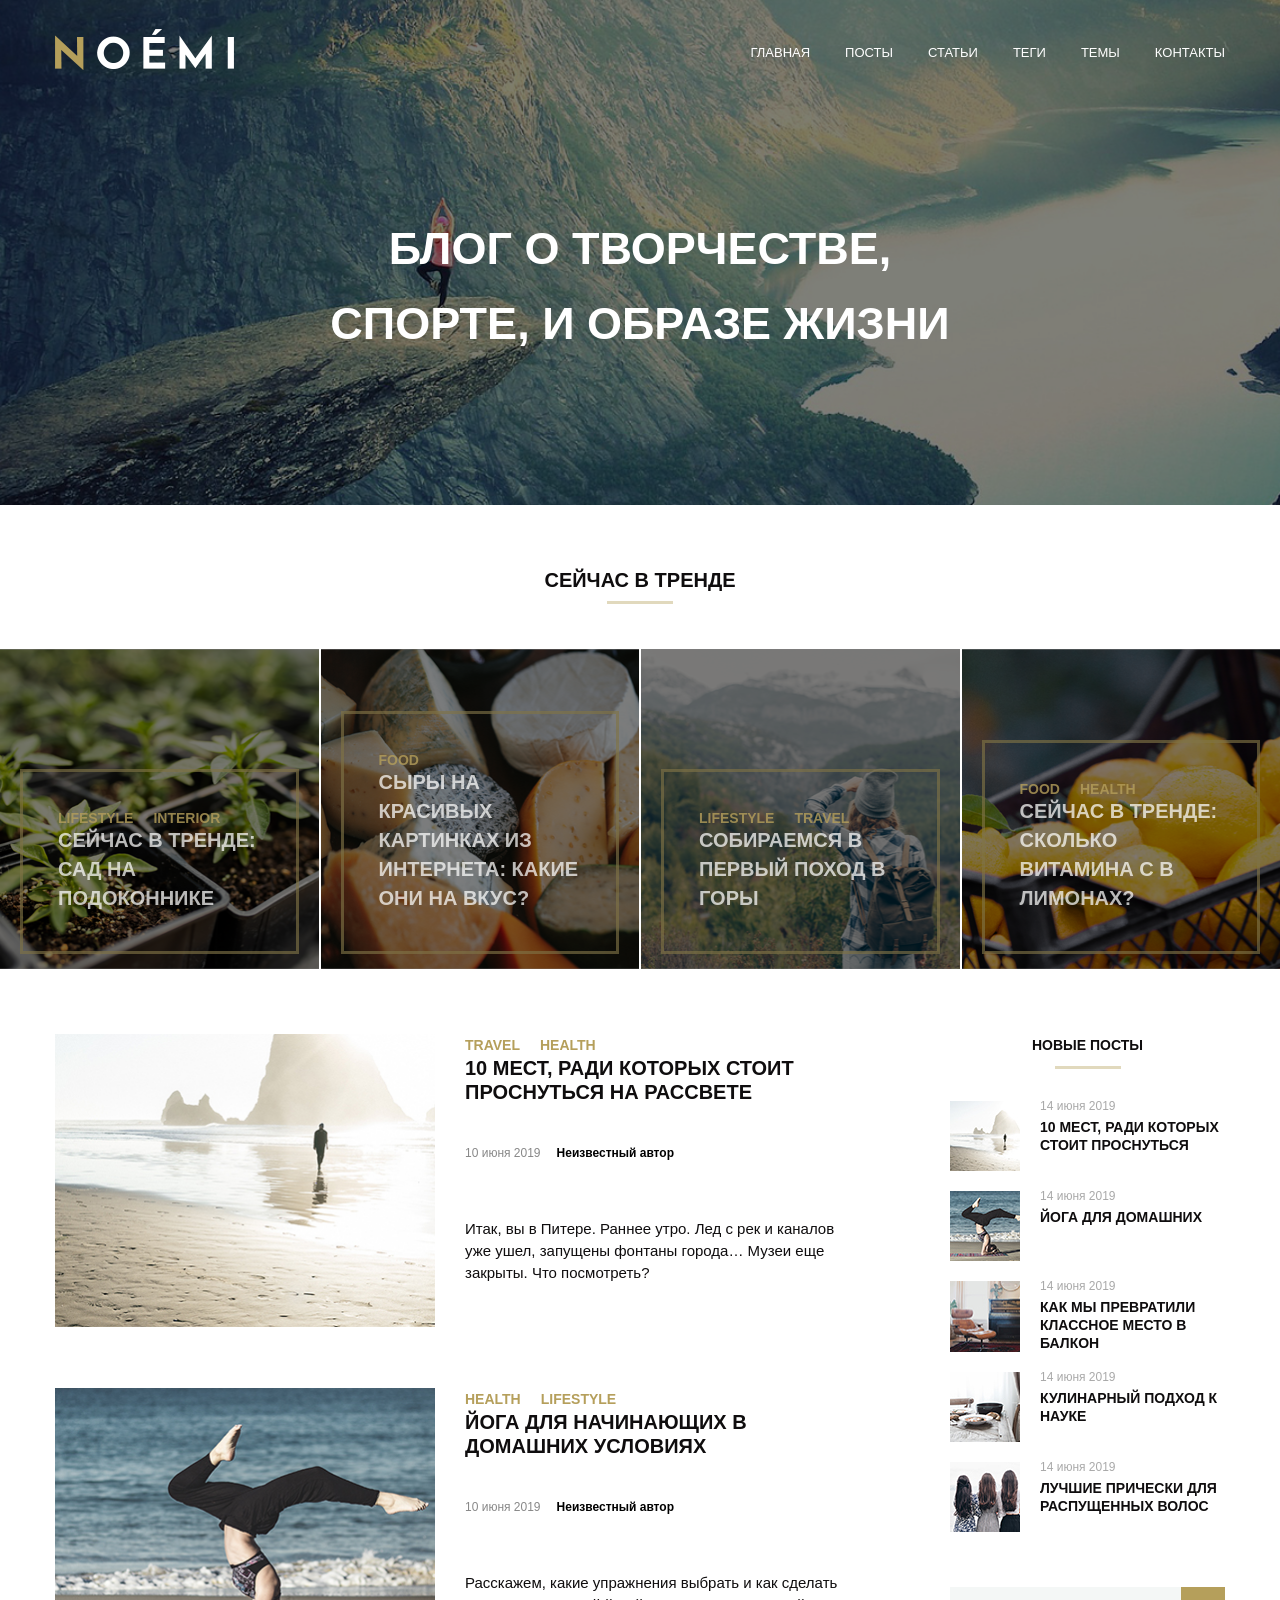
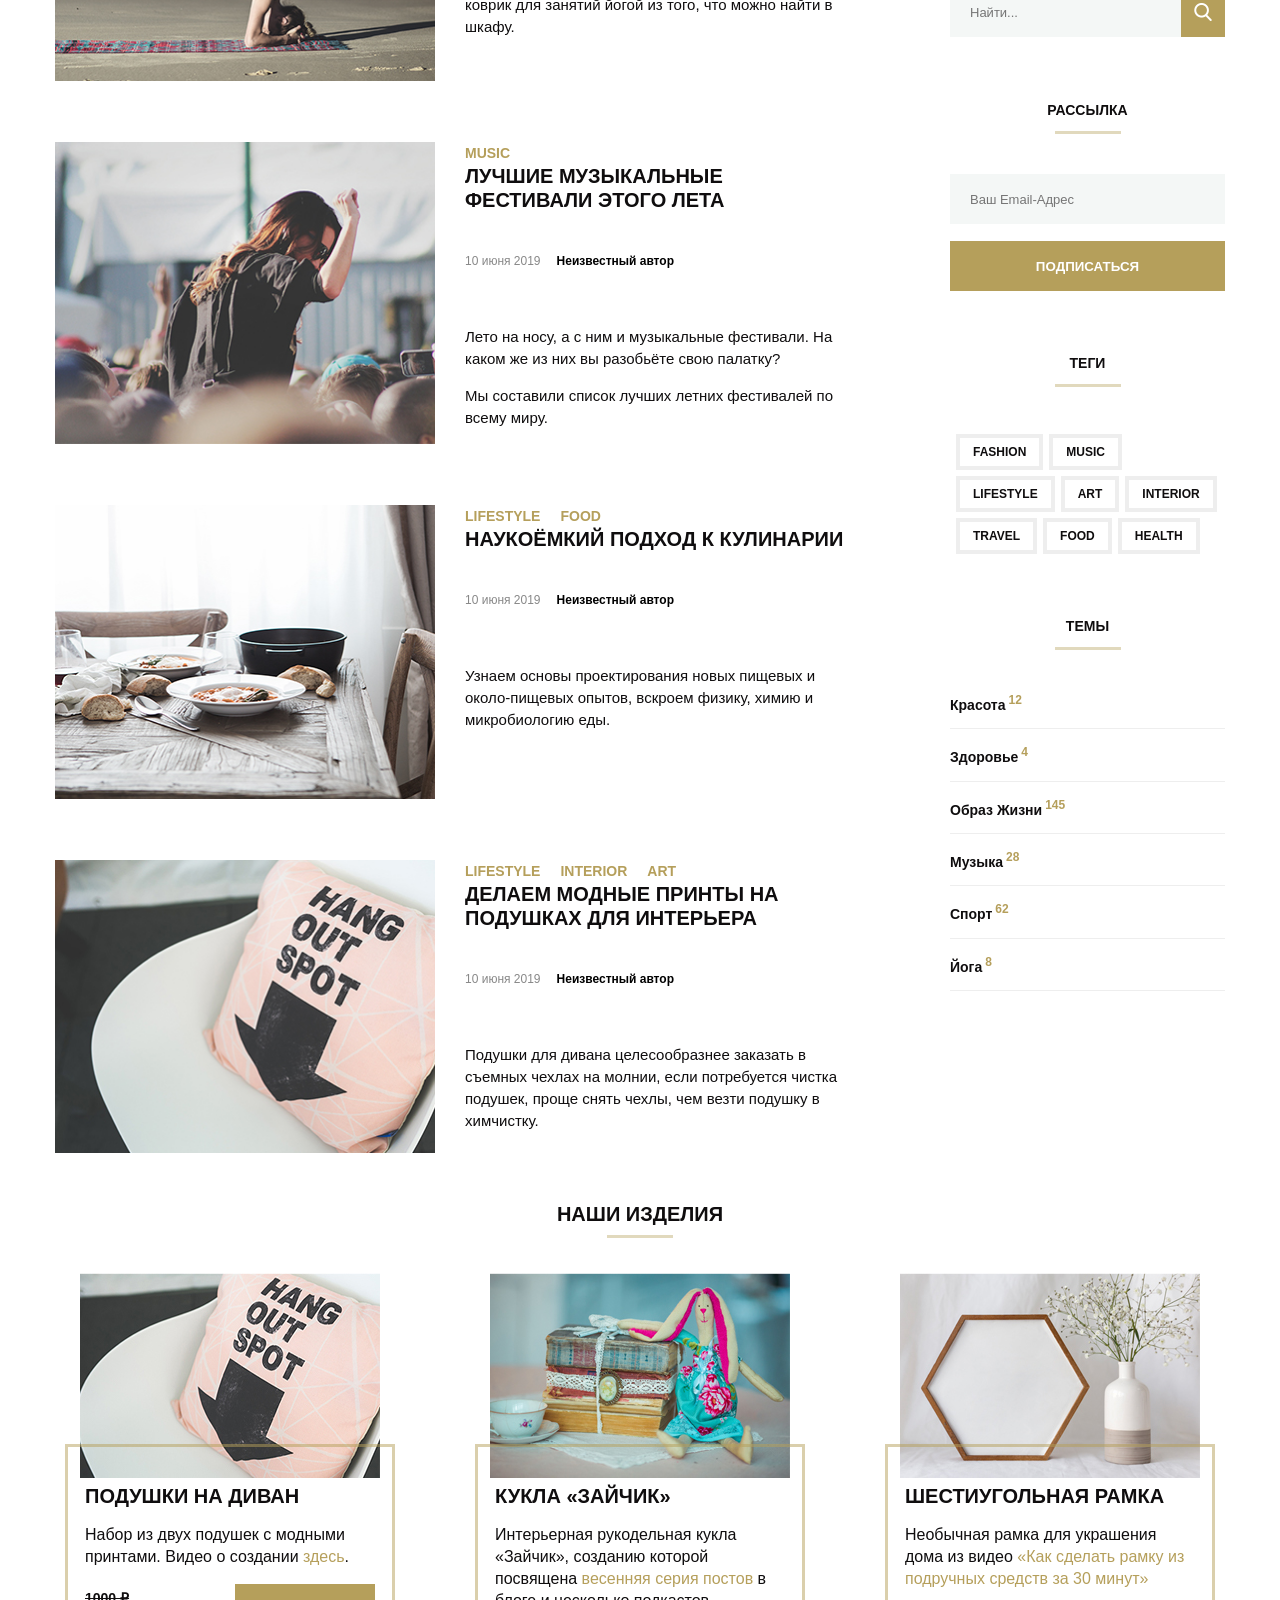
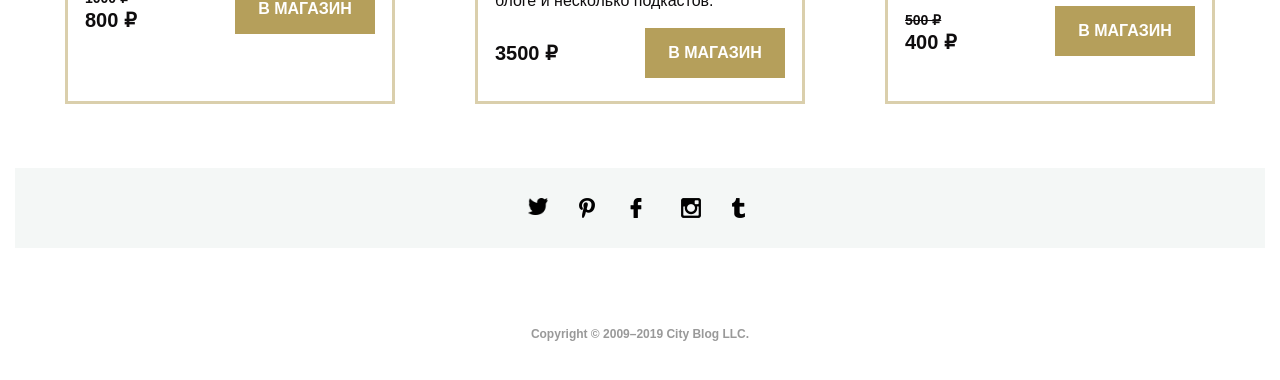
<file: index.html>
<!DOCTYPE html>
<html lang="en">
<head>
    <meta charset="UTF-8">
    <meta http-equiv="X-UA-Compatible" content="IE=edge">
    <meta name="viewport" content="width=device-width, initial-scale=1.0">
    <link rel="stylesheet" href="style.css">
    <title>Document</title>
</head>
<body>
    <div class="popup _hidden">
    <div class="popup-content">
        <a href="#0" class="close"></a>
        <h2 class="popup_title">ваш фидбек</h2>
        <form name="popup-form">
          <p class="label-popup label-popup-select">Как часто вы заходите на сайт?</p>
          <select class="popup_select">
            <option>Почти каждый день</option>
            <option>Раз в несколько дней</option>
            <option>Раз в несколько недель</option>
            <option>Несколько раз в год</option>
          </select>
          <div class="popup-radio-container">
          <span class="label-popup">Вы подписаны на e-mail рассылку?</span>
          <label class="radio-group">
            <input type="radio" class="radio-pin" name="radio-group" value="yes">
            <span class="radio-item">Да</span>
          </label>
          <label class="radio-group">
            <input type="radio" class="radio-pin" name="radio-group" value="no">
            <span class="radio-item">Нет</span>
          </label> 
          </div>
          <div class="popup-textarea-container">
            <span class="label-popup">Расскажите, какой контент вы хотели бы видеть
              на нашем сайте?</span>
            <textarea class="popup-textarea" placeholder="Может больше рецептов?"></textarea>
          </div>
          <button class="popup-button">Отправить</button>
        </form>
    </div>
    </div>
      <header class="head">
        <div class="head-wrapper">
         <div class="content-head">
          <a href="/" class="logo-link"><img src="/Images/noemi-logo.png" alt="NOEMI" class="logo"></a>
          <nav class="menu">
            <ul class="menu-list">
                  <li class="menu-item"><a href="#0" class="nav-link">главная</a></li>
                  <li class="menu-item"><a href="#0" class="nav-link">посты</a></li>
                  <li class="menu-item"><a href="#0" class="nav-link">статьи</a></li>
                  <li class="menu-item"><a href="#0" class="nav-link">теги</a></li>
                  <li class="menu-item"><a href="#0" class="nav-link">темы</a></li>
                  <li class="menu-item"><a href="#0" class="nav-link">контакты</a></li>
             </ul>
             <div class="menu_header_button"><img src="/Images/header_menu_button.png" alt="кнопка меню"></div>
          </nav>
         </div>
         <div class="intro">
          <h1 class="title-intro">Блог о творчестве, спорте,
              и образе жизни</h1>
          </div>
        </div>
      </header>
      
      <div class="main-background">
        <div class="trends-container">
          <h2 class="trends-title">Сейчас в тренде</h2>
          <div class="trends-list">

            <div class="trends-list-item trends-background1">    
                <div class="trends-item-content">
                  <ul class="chapter-categories">
                    <li class="category-item"><a href="#0" class="category">lifestyle</a></li>
                    <li class="category-item"><a href="#0" class="category">interior</a></li>
                  </ul>

                  <h3 class="trend-title"><a href="#0" class="trend-title-link">Сейчас в тренде: сад на подоконнике</a></h3>
                </div>       
            </div>

            <div class="trends-list-item trends-background2">
                <div class="trends-item-content">
                  <ul class="chapter-categories">
                    <li class="category-item"><a href="#0" class="category">food</a></li>
                  </ul>
                  <h3 class="trend-title"><a href="#0" class="trend-title-link">сыры на красивых картинках из интернета: какие они на вкус?</a></h3>
                </div>      
            </div>

            <div class="trends-list-item trends-background3">
                <div class="trends-item-content">
                  <ul class="chapter-categories">
                    <li class="category-item"><a href="#0" class="category">lifestyle</a></li>
                    <li class="category-item"><a href="#0" class="category">travel</a></li>
                  </ul>
                  <h3 class="trend-title"><a href="#0" class="trend-title-link">собираемся в первый поход в горы</a></h3>
                </div>     
            </div>

            <div class="trends-list-item trends-background4">
                <div class="trends-item-content">
                  <ul class="chapter-categories">
                    <li class="category-item"><a href="#0" class="category">food</a></li>
                    <li class="category-item"><a href="#0" class="category">health</a></li>
                  </ul>
                    <h3 class="trend-title"><a href="#0" class="trend-title-link">Сейчас в тренде: сколько витамина с в лимонах?</a></h3>
                </div>     
            </div>
              
          </div>
       </div>
      <div class="main-container">

      <main class="post-list">
      <article class="post-list-chapter">
       <img src="/Images/last_post1.jpg" alt="Человек идет по берегу моря" class="chapter-picture">
       <div class="chapter-frame">
           <ul class="chapter-categories">
             <li class="category-item"><a href="#0" class="category">travel</a></li>
             <li class="category-item"><a href="#0" class="category">health</a></li>
           </ul>
           <h2 class="chapter-title-link"><a href="#0" class="chapter-link">10 мест, ради которых стоит
                  проснуться на рассвете</a></h2>
           <div class="chapter-date">
               <data class="date-link">10 июня 2019</data><a href="#0" class="date-author">Неизвестный автор</a>
           </div>
           <div class="chapter-text">
             <p>Итак, вы в Питере. Раннее утро. Лед с рек и каналов уже ушел, запущены фонтаны города… Музеи еще закрыты. Что посмотреть?</p>
           </div>
       </div>
       
      </article>
      
      <article class="post-list-chapter">
          <img src="/Images/last_post2.jpg" alt="девушка занимается йогой на пляже" class="chapter-picture">
          <div class="chapter-frame">
              <ul class="chapter-categories">
                <li class="category-item"><a href="#0" class="category">health</a></li>
                <li class="category-item"><a href="#0" class="category">lifestyle</a></li>
              </ul>
              <h2 class="chapter-title-link"><a href="#0" class="chapter-link">йога для начинающих в
                        домашних условиях</a></h2>
             
              <div class="chapter-date">
                  <data class="date-link">10 июня 2019</data><a href="#0" class="date-author">Неизвестный автор</a>
              </div>
              <div class="chapter-text">
                <p>Расскажем, какие упражнения выбрать и как сделать коврик для занятий йогой из того, что можно найти в шкафу.</p>
              </div>
          </div>
          
      </article>
      
      <article class="post-list-chapter">
          <img src="/Images/last_post3.jpg" alt="девушка на музыкальном фестивале" class="chapter-picture">
          <div class="chapter-frame">
              <ul class="chapter-categories">
                <li class="category-item"><a href="#0" class="category">music</a></li>
              </ul>
              
              <h2 class="chapter-title-link"><a href="#0" class="chapter-link">Лучшие музыкальные
                        фестивали этого лета</a></h2>
             
              <div class="chapter-date">
                  <data class="date-link">10 июня 2019</data><a href="#0" class="date-author">Неизвестный автор</a>
              </div>
      
              <div class="chapter-text">
                 <p>Лето на носу, а с ним и музыкальные фестивали. На каком же из них вы разобьёте свою палатку?</p>
                 <p>Мы составили список лучших летних фестивалей по всему миру.</p>
              </div>
          </div>
          
      </article>
         
      <article class="post-list-chapter">
             <img src="/Images/last_post4.jpg" alt="Еда на столе" class="chapter-picture">
             <div class="chapter-frame">
              <ul class="chapter-categories">
                <li class="category-item"><a href="#0" class="category">lifestyle</a></li>
                <li class="category-item"><a href="#0" class="category">food</a></li>
              </ul>
              
              <h2 class="chapter-title-link"><a href="#0" class="chapter-link">Наукоёмкий подход к кулинарии</a></h2>
             
              <div class="chapter-date">
                  <data class="date-link">10 июня 2019</data><a href="#0" class="date-author">Неизвестный автор</a>
              </div>
              <div class="chapter-text">
                <p>Узнаем основы проектирования новых пищевых и около-пищевых опытов, вскроем физику, химию и микробиологию еды.</p>
              </div>
             </div>
             
      </article>
         
      <article class="post-list-chapter">
          <img src="/Images/last_post5.jpg" alt="Розовая Подушка" class="chapter-picture">
          <div class="chapter-frame">
              <ul class="chapter-categories">
                <li class="category-item"><a href="#0" class="category">lifestyle</a></li>
                <li class="category-item"><a href="#0" class="category">interior</a</li>
                <li class="category-item"><a href="#0" class="category">art</a></li>
              </ul>
              
              <h2 class="chapter-title-link"><a href="#0" class="chapter-link">делаем модные принты на подушках для интерьера</a></h2>
              
             
              <div class="chapter-date">
                  <data class="date-link">10 июня 2019</data><a href="#0" class="date-author">Неизвестный автор</a>
              </div>
              <div class="chapter-text">
                <p>Подушки для дивана целесообразнее заказать в съемных чехлах на молнии, если потребуется чистка подушек, проще снять чехлы, чем везти подушку в химчистку.</p>
              </div>
          </div>
          
      </article>
         
      
      </main>
      
      <aside class="side-bar">
          <section class="new-posts">
            <h3 class="side-bar-title"><a href="#0" class="side-bar-link">новые посты</a></h3>
              
              <article class="new-post-section">
                  <img src="/Images/side_bar1.jpg" alt="Человек идет по берегу моря" class="new-post-picture">
                  <div class="new-post-content">
                      <data class="new-data">14 июня 2019</data>
                      <h4><a href="#0" class="new-post-text">10 мест, ради которых стоит проснуться</a></h4>
                  </div>
              </article>
      
              <article class="new-post-section">
                  <img src="/Images/side_bar2.jpg" alt="девушка занимается йогой на берегу моря" class="new-post-picture">
                  <div class="new-post-content">
                      <data class="new-data">14 июня 2019</data>
                      <h4><a href="#0" class="new-post-text">йога для домашних</a></h4>
                  </div>
              </article>
      
              <article class="new-post-section">
                  <img src="/Images/side_bar3.jpg" alt="В квартире стоит кресло-лежак и пианино" class="new-post-picture">
                  <div class="new-post-content">
                      <data class="new-data">14 июня 2019</data>
                      <h4><a href="#0" class="new-post-text">как мы превратили классное место в балкон</a></h4>
                  </div>
              </article>
      
              <article class="new-post-section">
                  <img src="/Images/side_bar4.jpg" alt="Еда на столе" class="new-post-picture">
                  <div class="new-post-content">
                      <data class="new-data">14 июня 2019</data>
                    <h4><a href="#0" class="new-post-text">кулинарный подход к науке</a></h4>
                  </div>
              </article>
      
              <article class="new-post-section">
                  <img src="/Images/side_bar5.jpg" alt="Три девушки стоят спиной, показывают свои прически" class="new-post-picture">
                  <div class="new-post-content">
                      <data class="new-data">14 июня 2019</data>
                      <h4><a href="#0" class="new-post-text">Лучшие прически для распущенных волос</a></h4>
                  </div>
              </article>
      
            <form class="search-form" method="get" id="btn-search">
                  <label class="search-block">
                  <span class="search-hint visually-hidden">Не можешь что-то найти, воспользуйся поиском</span>
                  <input class="search-field" name="query" placeholder="найти..." required>
                  </label>
                  <button class="search-button" form="btn-search"></button>
              </form>
            
          </section>
      
          <section class="subscribe-section">
            <h3 class="side-bar-title"><a href="#0" class="side-bar-link">рассылка</a></h3>
              <form class="subscribe-form" method="GET" id="subscribe-form">
                   <label class="subscribe-block">
                      <span class="search-hint visually-hidden">напиши свой e-mail чтобы получать обновления</span>
                      <input type="email" class="subscribe-field" name="email" placeholder="ваш email-адрес" required>
                   </label>
                   <button class="subscribe-button" form="subscribe-form">подписаться</button>
              </form>
          </section>
      
          <section class="tags-section">
            <h3 class="side-bar-title"><a href="#0" class="side-bar-link">теги</a></h3>
              <ul class="tags-list">
                <li class="tags-list-item"><a href="#0" class="tag-link">fashion</a></li>
                <li class="tags-list-item"><a href="#0" class="tag-link">music</a></li>
                <li class="tags-list-item"><a href="#0" class="tag-link">lifestyle</a></li>
                <li class="tags-list-item"><a href="#0" class="tag-link">art</a></li>
                <li class="tags-list-item"><a href="#0" class="tag-link">interior</a></li>
                <li class="tags-list-item"><a href="#0" class="tag-link">travel</a></li>
                <li class="tags-list-item"><a href="#0" class="tag-link">food</a></li>
                <li class="tags-list-item"><a href="#0" class="tag-link">health</a></li>
              </ul>
          </section>
      
          <section class="themes-section">
            <h3 class="side-bar-title"><a href="#0" class="side-bar-link">темы</a></h3>
              <ul class="themes-list">
                  <li class="theme-section">
                     <a href="#0" class="theme-link">красота</a><span class="theme-number">12</span>
                  </li>
              
                  <li class="theme-section">
                     <a href="#0" class="theme-link">здоровье</a><span class="theme-number">4</span>
                  </li>
      
                  <li class="theme-section">
                     <a href="#0" class="theme-link">образ жизни</a><span class="theme-number">145</span>
                  </li>
      
                  <li class="theme-section">
                     <a href="#0" class="theme-link">музыка</a><span class="theme-number">28</span>
                  </li>
      
                  <li class="theme-section">
                      <a href="#0" class="theme-link">спорт</a><span class="theme-number">62</span>
                  </li>
      
                  <li class="theme-section">
                      <a href="#0" class="theme-link">йога</a><span class="theme-number">8</span>
                  </li>
              </ul>
          </section>
      
      </aside>


      
      </div>
      </div>

      <div class="shop_container">
        <h2 class="shop-title">наши изделия</h2>
        <div class="shop-list">

           <div class="shop-list-item">
              <picture>
                <source src="/Images/shop-mobile1.jpg" media="(max-width: 767px)">
                <source src="/Images/shop-tablet1.jpg" media="(max-width: 1199px)">
                <source src="/Images/shop1.jpg" media="(min-width: 1200px)">
                <img class="shop_pic" src="/Images/shop1.jpg" alt="Подушки">
              </picture>
              <div class="shop-item-content">
                <h3 class="chapter-title-link"><a href="#0" class="chapter-link">подушки на диван</a></h3>
                <p class="shop-item-text">Набор из двух подушек с модными принтами. Видео о создании <a href="#0" class="shop-text-link">здесь</a>.</p>
                <div class="shop-price">
                  <div class="group_price">
                    <div class="old_price">1000 ₽</div>
                    <div class="new_price">800 ₽</div>
                  </div>
                  <a href="#0" class="to_shop_link"><div class="to_shop_button">в магазин</div></a>
                </div>
             </div>
           </div>

           <div class="shop-list-item">
            <picture>
              <source src="/Images/shop-mobile2.jpg" media="(max-width: 767px)">
              <source src="/Images/shop-tablet2.jpg" media="(max-width: 1199px)">
              <source src="/Images/shop2.jpg" media="(min-width: 1200px)">
              <img class="shop_pic" src="/Images/shop2.jpg" alt="кукла зайчик">
              </picture>
             <div class="shop-item-content">
              <h3 class="chapter-title-link"><a href="#0" class="chapter-link">кукла «зайчик»</a></h3>
              <p class="shop-item-text">Интерьерная рукодельная кукла «Зайчик», созданию которой посвящена <a href="#0" class="shop-text-link">весенняя серия постов</a> в блоге и несколько подкастов.</p>
              <div class="shop-price">
              <div class="group_price">
                <div class="new_price">3500 ₽</div>
              </div>
              
              <a href="#0" class="to_shop_link"><div class="to_shop_button">в магазин</div></a>
              </div>
             </div>
           </div>

           <div class="shop-list-item">
            <picture>
              <source src="/Images/shop-mobile3.jpg" media="(max-width: 767px)">
              <source src="/Images/shop-tablet3.jpg" media="(max-width: 1199px)">
              <source src="/Images/shop3.jpg" media="(min-width: 1200px)">
              <img class="shop_pic" src="/Images/shop3.jpg" alt="Шестиугольная рамка и ваза">
            </picture>
            <div class="shop-item-content">
            <h3 class="chapter-title-link"><a href="#0" class="chapter-link">шестиугольная рамка</a></h3>
            <p class="shop-item-text">Необычная рамка для украшения дома из видео <a href="#0" class="shop-text-link">«Как сделать рамку из подручных средств за 30 минут»</a> </p>
            <div class="shop-price">
              <div class="group_price">
                <div class="old_price">500 ₽</div>
                <div class="new_price">400 ₽</div>
              </div>
              
              <a href="#0" class="to_shop_link"><div class="to_shop_button">в магазин</div></a>
              </div>
           </div>

           </div>
           </div>
        </div>
      <footer class="footer-shell">
        <div class="footer-shell-wrapper">
        <address class="footer-container">
          <ul class="socials-section">
            <li class="social-type"><a href="#0" class="social-link social-link-twitter"><span class="visually-hidden">twitter</span></a></li>
            <li class="social-type"><a href="#0" class="social-link social-link-pinterest"><span class="visually-hidden">pinterest</span></a></li>
            <li class="social-type"><a href="#0" class="social-link social-link-facebook"><span class="visually-hidden">facebook</span></a></li>
            <li class="social-type"><a href="#0" class="social-link social-link-instagram"><span class="visually-hidden">instagram</span></a></li>
            <li class="social-type"><a href="#0" class="social-link social-link-tumblr"><span class="visually-hidden">tumblr</span></a></li>
        </ul >
        </address>
        <div class="footer-copyright">
            <a href="#0" class="copyright-link">Copyright © 2009–2019 City Blog LLC.</a> 
        </div>
        </div>
      </footer>
</div>
 <script src="script.js"></script>
</body>
</html>
</file>
<file: style.css>
@font-face {
	font-family: "Open Sans", sans-serif;
	src: url("https://netology-code.github.io/html-2-diploma/sources/fonts/OpenSans-Regular.woff"),
   url("https://netology-code.github.io/html-2-diploma/sources/fonts/OpenSans-Bold.woff");
}

body{
    margin: 0;
    font-family: "Open Sans", sans-serif;
    font-weight: 400;
    color: #0f0d0e;
    line-height: 22px;
    
}

*,
*::before,
*::after {
    box-sizing: border-box;
}

h1, h2, h3, h4, h5, h6 {
    font-size: 0;
    margin: 0;
}

.visually-hidden {
    position: absolute;
    width: 1px;
    height: 1px;
    clip: rect(1px, 1px, 1px, 1px);
}

ul {
  margin:0;
  padding:0;
  list-style-type: none;
}
/* popup */
.popup{
    display: flex;
    width:100%;
    min-height:100%;
    background-color: rgba(0,0,0,0.5);
    overflow:hidden;
    position:fixed;
    top:0px;
    z-index: 10;
    justify-content: center;
    align-items: center;
}

._hidden {
    display: none;
}
.popup-content{
    display: flex;
    flex-direction: column;

    position: relative;

    padding: 50px 30px;

    width: 390px;

    background-color: #fff;
    
}

.close {
  position: relative;
  left: 335px;
  top: -70px;
  width: 19px;
  height: 19px;
  opacity: 0.3;
}

.close:hover {
  opacity: 1;
}

.close:before, .close:after {
  position: absolute;
  left: 15px;
  content: ' ';
  height: 19px;
  width: 2px;
  background-color: #eee;
}

.close:before {
  transform: rotate(45deg);
}

.close:after {
  transform: rotate(-45deg);
}

.popup_title {
    display: block;
    font-size: 20px;
    font-weight: bold;
    margin-left: auto;
    margin-right: auto;
    text-transform: uppercase;
    padding-bottom: 45px;
}

.popup_title::after {
    content:"";
    display: block;
    height: 3px;
    width: 66px;
    background-color: #e1d9bd;
    margin: 10px auto 0;
}

.label-popup {
    margin-top: 30px;
    font-size: 13px;
    display: block;
    margin-bottom: 0;
}

.label-popup-select {
    margin-top: -20px;
}

.popup_select {
    -webkit-appearance: none;
    outline: none;
    border: none;
    width: 100%;
    height: 50px;
    background-color: #f4f7f6;
    margin-top: 10px;
    padding-left: 20px;
    padding-right: 15px;
    color: #a2a4a3;
    background-image: url("/Images/popup1.png");
    background-repeat: no-repeat;
    background-position:  right 15px center;
}
.popup_select:hover {
    cursor: pointer;
}
.radio-item {
    display: inline-block;
    font-size: 13px;
    position: relative;
    left:-8px;
}
.radio-item:nth-child(3) {
    margin-left: 15px;
}
.radio-item::before {
    content: "";
    display: inline-block;
    width: 18px; 
    height: 18px;
    background: url(/Images/radio_.png) 0 0 no-repeat;
    position: relative;
    top: 5px; 
    left: -5px;
    
    z-index: 2;
}

.radio-pin {
    appearance: none;
}
.radio-item:hover {
    cursor: pointer;
}
.radio-pin:checked ~ .radio-item::before {
    background: url(/Images/radio_checked.png) 0 0 no-repeat;
}

.popup-textarea {
    -webkit-appearance: none;
    -moz-appearance: none;
    width: 100%;
    height: 130px;
    resize: none;
    border: none;
    outline: none;
    background-color: #f4f7f6;
    margin-top: 5px;
    padding-top: 20px;
    padding-left: 20px;
    font-size: 13px;
    color: #a2a4a3;
}

.popup-button {
    border: none;
    outline: none;
    background-color: #b59f5b;

    width: 100%;
    height: 50px;
    margin-top: 30px;
    justify-content: center;
    align-content: center;

    color:#fff;
    font-size: 14px;
    text-transform: uppercase;
    font-weight: bold;
}

.popup-button:hover {
    background-color: #323232;
    cursor: pointer;
}
/*header*/
.head {
    position: relative;
    z-index: 0;

    width: 100%;

    background-color: #ffffff;
    background: url("/Images/banner_header.jpg") center no-repeat;
    -webkit-background-size: cover;
    background-size: cover;   
}

.head::after {
    content: "";
    position: absolute;
    top: 0;
    left: 0;
    right: 0;
    bottom: 0;
    background: rgba(0,0,0,.5);
    z-index: -1;
}

.head-wrapper {
    width: 100%;
  max-width: 1200px;
  margin: auto;
  padding: 0 15px;
}

.content-head {
    display: flex;
    align-items: center;
    justify-content: space-between;
    width: 100%;
    margin: 0 auto;
    padding-top: 29px;

}

.logo {
    width: 179px;
    height: auto;
}

.menu {
    display: flex;
}

.menu-list {
    display: flex;
    flex-wrap: nowrap;
    list-style-type: none;
}

.menu-item {
  padding-left: 35px;
}

.menu_header_button {
    display: none;
    width: 100%;
    padding-left: 35px;
}  
.nav-link {
    font-size: 13px;
    color: #ffffff;
    text-decoration: none;
    
    text-transform: uppercase;
}

.nav-link:hover , .nav-link:focus {
    text-decoration: underline;
    color: #fff;
}	

.title-intro {
    margin: 135px auto 0px;
    text-transform: uppercase;
    text-align: center;
    max-width: 690px;
    padding-bottom: 144px;
    font-size: 45px;
    font-weight: bold;
    line-height: 75px;
    color: #ffffff;
}

/* Main */
.main-background {
    width: 100%;
    margin-top: 64px;
    background-color: #ffffff;
    background-size: cover;
}

/* trends */
.trends-container {
    display: flex;
    width: 100%;
    margin-bottom: 65px;
    flex-direction: column;
}
.trends-title {
    display: block;
    font-size: 20px;
    font-weight: bold;
    margin-left: auto;
    margin-right: auto;
    text-transform: uppercase;
    padding-bottom: 45px;
}

.trends-title::after {
    content:"";
    display: block;
    height: 3px;
    width: 66px;
    background-color: #e1d9bd;
    margin: 10px auto 0;
}

.trends-list {
    display: flex;
    width: 100%;
    justify-content: space-between;
    margin-left: auto;
    margin-right: auto;
}

.trends-list-item {
    display: flex;
    width: 25%;
    position: relative;
    z-index: 1;
    height: 320px;
    align-items: flex-end;
    padding-bottom: 15px;
    padding-right: 20px;
    padding-left: 20px;
}

.trends-background1 {
    background:url("/Images/trends1.png") 0 0 no-repeat;
    background-size: cover;
}

.trends-background2 {
    background:url("/Images/trends2.png") 0 0 no-repeat;
    background-size: cover;
}

.trends-background3 {
    background:url("/Images/trends3.png") 0 0 no-repeat;
    background-size: cover;
}

.trends-background4 {
    background: url("/Images/trends4.png") 0 0 no-repeat;
    background-size: cover;
}
.trends-list-item:nth-child(-n+3) {
  margin-right: 2px;
}

.trends-list-item:after {
    content: '';
    position: absolute;
    top: 0;
    left: 0;
    right: 0; 
    bottom: 0; 
    background: rgba(0,0,0,.5);
    z-index: -1;
 }

 .trends-item-content {
     display: flex;
     flex-wrap: wrap;
     border: 3px solid rgba(128, 116, 70, 0.8);
     opacity: 0.8;
     padding: 35px;
     z-index: 3;
 }

 .trend-title-link {
     font-size: 20px;
     font-weight: bold;
     color: #fffffe;
     text-decoration: none;
     text-transform: uppercase;
     opacity: 0.9;
 }

 .trend-title-link:hover {
     opacity: 1;
 }
/* MainContent */

.main-container {
    display: flex;
    justify-content: space-between;
    width: 100%;
    max-width: 1200px;
    margin: auto;
    padding: 0 15px;
}

.post-list {
    max-width: 790px;
}

.post-list-chapter:nth-child(n+2) {
    margin-top: 61px;
}

.post-list-chapter {
    display: flex;
}

.chapter-picture {
    width: 100%;
    max-width: 380px;
}

.chapter-frame {
    margin-left: 30px;
}

.chapter-categories {
  display: flex;
  flex-wrap: nowrap;
  list-style-type: none;
}

.category {
    font-size: 14px;
    font-weight: bold;
    color: #b59f5b;
    text-decoration: none;
    text-transform: uppercase;
    z-index: 3;
}

.category-item:nth-child(n+2) {
    margin-left: 20px;
}

.category:focus, .category:hover {
    text-decoration: underline;
    color: #b59f5b;
}

.chapter-link {
    font-size: 20px;
    font-weight: bold;
    text-decoration: none;
    color: #0f0d0e;
    line-height: 24px;
    text-transform: uppercase;
}

.chapter-link:hover {
  color: #000;
}

.chapter-title-link {
    font-size: 20px;
    line-height: 24px;
}

.chapter-date {
    margin-top: 37px;
    margin-bottom: 54px;
}

.date-link , .date-author {
    font-size: 12px;
}

.date-link {
    color: #888888;
}

.date-author {
    color: #000;
    margin-left: 16px;
    font-weight: bold;
    text-decoration: none;
}

.chapter-text {
    font-size: 15px;
}

/*side bar*/
.side-bar {
    max-width: 275px;
}

.side-bar-title {
    text-align: center;
    justify-items: center;
    font-size: 14px;
}

.side-bar-link {
    color: #0f0d0e;
    font-weight: bold;
    text-decoration: none;
    text-transform: uppercase;

}

.side-bar-title::after {
    content:"";
    display: block;
    height: 3px;
    width: 66px;
    background-color: #e1d9bd;
    margin: 10px auto 0;
}

/*new posts*/
.new-posts {
    display: flex;
    flex-direction: column;
}

.new-post-section {
    display: flex;
}

.new-post-section:nth-child(2) {
    margin-top: 32px;
}

.new-post-section:nth-child(n+3) {
    margin-top: 20px;
}

.new-post-picture {
    width: 70px;
}

.new-post-content {
    min-width: 180px;
    margin-left: 20px;
}

.new-data {
    vertical-align: 7px;
    color: #a9a9a9;
    font-size: 12px;
    line-height: 0;
}

.new-post-text {
    display: flex;
    margin-top: -5px;

    font-size: 14px;
    font-weight: bold;
    line-height: 18px;
    text-transform: uppercase;
    text-decoration: none;
    color: #0f0d0e;
}

.new-post-text:hover {
    color:#000000;
}

/*search*/
.search-form {
    position: relative;
    
    display: flex;
    margin-top: 55px;
}

.search-block {
    width: 100%;
}

.search-field {
  width: 100%;
  height: 50px;
  padding: 19px 20px;
  
  font-size: 13px;
  vertical-align: middle;
  text-transform: capitalize;

  background-color: #f4f7f6;
  border: none;
  outline: none;
}

.search-field:focus {
    border: 1px solid #b59f5b;
    /*text-transform: none;?*/
} 

.search-button {
    position: relative;
    right: 0;

    width: 50px;
    height: 50px;

    background-color: #b59f5b;
    border: none;
    outline: none;
    background-image: url("/Images/search_button.png");
    background-size: 18px;
    background-repeat: no-repeat;
    background-position: center center;
}

.search-button:hover {
    background-color: #323232;
}

.btn-picture { 
    width: 18px;
}

/*subscribe*/
.subscribe-section {
    display: flex;
    flex-direction: column;
    margin-top: 62px;
}

.subscribe-field {
   width: 100%;
   height: 50px;
   padding: 19px 20px;
   margin-top: 40px;
  
   font-size: 13px;
   vertical-align: middle;
   text-transform: capitalize;

   background-color: #f4f7f6;
   border: none;
   outline: none;
}

.subscribe-field:focus {
    border: 1px solid #b59f5b;
    /*text-transform: none;?*/
}

.subscribe-button {
    width: 100%;
    height: 50px;
    margin-top: 17px;
    
    text-align: center;
    font-weight: bold;
    color: white;
    text-transform: uppercase;

    background-color: #b59f5b;
    border: none;
    outline: none;
}

.subscribe-button:hover {
    background-color: #323232;
}

/*tags*/
.tags-section {
    display: flex;
    flex-direction: column;
    margin-top: 61px;
}

.tags-list {
    display: flex;
    margin-top: 41px;
    flex-direction: row;
    flex-wrap: wrap;
    justify-content: flex-start;   
}

.tag-link {
    display: block;
    padding: 3px 13px;

    font-size: 12px;
    color: #0f0d0e;
    font-weight: bold;
    text-transform: uppercase;
    text-decoration: none;

    border: 4px solid #eeeeee;
}

.tags-list-item {
    margin-left: 6px;
    margin-top: 6px;
}

.tag-link:hover, .tag-link:focus {
    color: #000;
    border: 4px solid #b59f5b;
    outline: none;
}

/*themes*/
.themes-section {
    display: flex;
    flex-direction: column;
    margin-top: 61px;
}

.themes-list {
   display: flex;
   margin-top: 27px;
   flex-direction: column;
}

.theme-section {
    padding: 12px 0;
    border-bottom: 1px solid #eee;
}

.theme-link {
    color: #0f0d0e;
    font-size: 14px;
    text-decoration: none;
    font-weight: bold;
    text-transform: capitalize;

}

.theme-link:hover {
    color: #b59f5b;
}

.theme-number {
    margin-left: 3px;
    color: #b59f5b;
    font-size: 12px;
    font-weight: bold;
    vertical-align: super;
}
/* shop-container */
.shop_container {
    display: flex;
    width: 100%;
    margin: 50px auto;
    flex-direction: column;
    padding: 0 35px;
}
.shop-title {
    display: block;
    font-size: 20px;
    font-weight: bold;
    margin-left: auto;
    margin-right: auto;
    text-transform: uppercase;
    padding-bottom: 30px;
}

.shop-title::after {
    content:"";
    display: block;
    height: 3px;
    width: 66px;
    background-color: #e1d9bd;
    margin: 10px auto 0;
}

.shop-list {
    display: flex;
    width: 100%;
    max-width: 1170px;
    justify-content: space-between;
    margin-left: auto;
    margin-right: auto;
    
}

.shop-list-item {
    display: flex;
    width: 33%;
    flex-direction: column;
    padding: 5px 20px 30px;
    align-items: center;

}
.shop-item-content {
    position: relative;
    width: 290px;
}
.shop-item-content::after {
    content:"";
    position: absolute;
    border: 3px solid #b59f5b;
    opacity: 0.5;
    height: calc(10em + 100px);
    top: -40px;
    left: -20px;
    right: -20px;

    z-index: -1;
}

.shop-list-item:nth-child(n+2) {
    margin-left: 60px;
}
.shop_pic {
    position: relative;
    max-width: 300px;
    width: 100%;
    z-index: -2;
}
.shop-text-link {
    text-decoration: none;
    color: #b59f5b;
}

.shop-text-link:hover, .shop-text-link:focus {
    text-decoration: underline;
}
.shop-price {
    display: flex;
    flex-direction: row;
    justify-content: space-between;
    align-items:center;
    font-weight: bold;
}

.old_price {
    font-size: 14px;
    text-decoration: line-through;
}
.new_price {
    font-size: 20px;
}

.to_shop_button {
    display: flex;
    background-color:#b59f5b;
    width: 140px;
    height: 50px;
    justify-content: center;
    align-items: center;
}
.to_shop_button:hover {
    background-color: #323232;
    cursor: pointer;
}
.to_shop_link {
    color: #fff;
    text-decoration: none;
    text-transform: uppercase;
    font-weight: bold;
}

/*footer*/
.footer-shell {
  margin: 60px auto 35px;
}

.footer-shell-wrapper {
  margin: auto;
  padding: 0 15px;
}

.footer-container {
    padding: 30px 0;
    background-color: #f4f7f6;
}

.socials-section{
    display: flex;
    justify-content: center;
    list-style-type: none;
}

.social-link {
    display: block;
    width: 20px;
    height: 20px;
    background-repeat: no-repeat;
    background-size: 20px;
    background-position: center;  
}

.social-type:nth-child(n+2) {
    margin-left: 31px;
}

.social-link-twitter {
    background: url("/Images/twitter.png") 0 0 no-repeat;
    background-size: 20px;
}

.social-link-pinterest {
    background: url("/Images/pinterest.png") 0 0 no-repeat;
}

.social-link-facebook {
    background: url("/Images/facebook.png") 0 0 no-repeat;
}

.social-link-instagram {
    background: url("/Images/instagram.png") 0 0 no-repeat;
}

.social-link-tumblr {
    background: url("/Images/tumblr.png") 0 0 no-repeat;
}

.footer-copyright {
    margin-top: 74px;
    text-align: center;
}

.copyright-link {
    font-size: 12px;
    font-weight: bold;
    color: #999;
    text-transform: capitalize;
    text-decoration: none;
}
/* mobile and  tablet */
@media  (max-width:1199px) {
    .menu-list {
        display: none;
    }
    .menu_header_button {
        display: block;
    }
    .menu-list-open {
        display: flex;
    }


    .trends-list {
        flex-wrap: wrap;
        flex-direction: row;
    }

    .trends-list-item {
        width: calc(50% - 1.5px);
        margin-top: 3px;
    }
    
    .trends-list-item:nth-child(-n+3) {
        margin-right: 0;
    }

    .post-list-chapter {
        display: block;
        border-bottom: 2px solid #eee;
    }

    .chapter-picture {
        width: 100%; 
        max-width: 790px;
    }

    .chapter-frame {
        margin-left: 0;
        margin-top: 15px;
    }  

    .shop-list-item:nth-child(n+2) {
        margin-left: 0;
    }
}

@media (max-width: 640px) {

    .popup-content {
        width: 330px;
    }

    .menu-list-open {
        flex-direction: column;
        position: absolute;
        top: 35px;
        left: 0;
        right: 0;
    }

    .title-intro {
        font-size: 26px;
        line-height: 36px;
    }

    .content-head {
        flex-direction: column;
    }

    .menu {
        margin-left: auto;
    }

    .logo-link {
        margin-top: 185px;
        order: 2;
    }

    .logo {
        width: 269px;
    }
 
    .menu_header_button {
        margin-left: auto;
    }
    .title-intro {
        margin-top: 45px;
    }
   .trends-list {
       flex-direction: column;
   } 

   .trends-list-item {
       width: 100%;
   }

   .main-container {
       flex-direction: column;
   }

   .side-bar {
       max-width: 100%;
       width: 100%;
       padding: 0 15px;
       margin-top: 35px;
   }

   .shop-list {
       flex-direction: column;
       align-items: center;
   }

   .shop-list-item {
     width: 100%;
   }

   .shop-list-item:nth-child(n+2) {
       margin-top: 30px;
       margin-left: 0;
   }
   .shop-list-item:nth-child(2) {
    margin-top: 72px;
   }

   .shop-item-content {
       width: 100%;
   }
}

@media (min-width: 641px) and (max-width: 1199px) {
    .title-intro {
        font-size: 40px;
        line-height: 55px;
    }

    .trends-list {
        flex-direction: row;
    }

    .trends-list-item {
        width: calc(50% - 1.5px);
    }

    .side-bar {
        margin-left: 30px;
    }
    
    .shop-list {
        flex-wrap: wrap;
    }

    .shop-list-item {
        width: calc(50% - 40px)
    }


    .shop-list-item:nth-child(n+3) {
        margin-top: 30px;
    }
}
</file>
